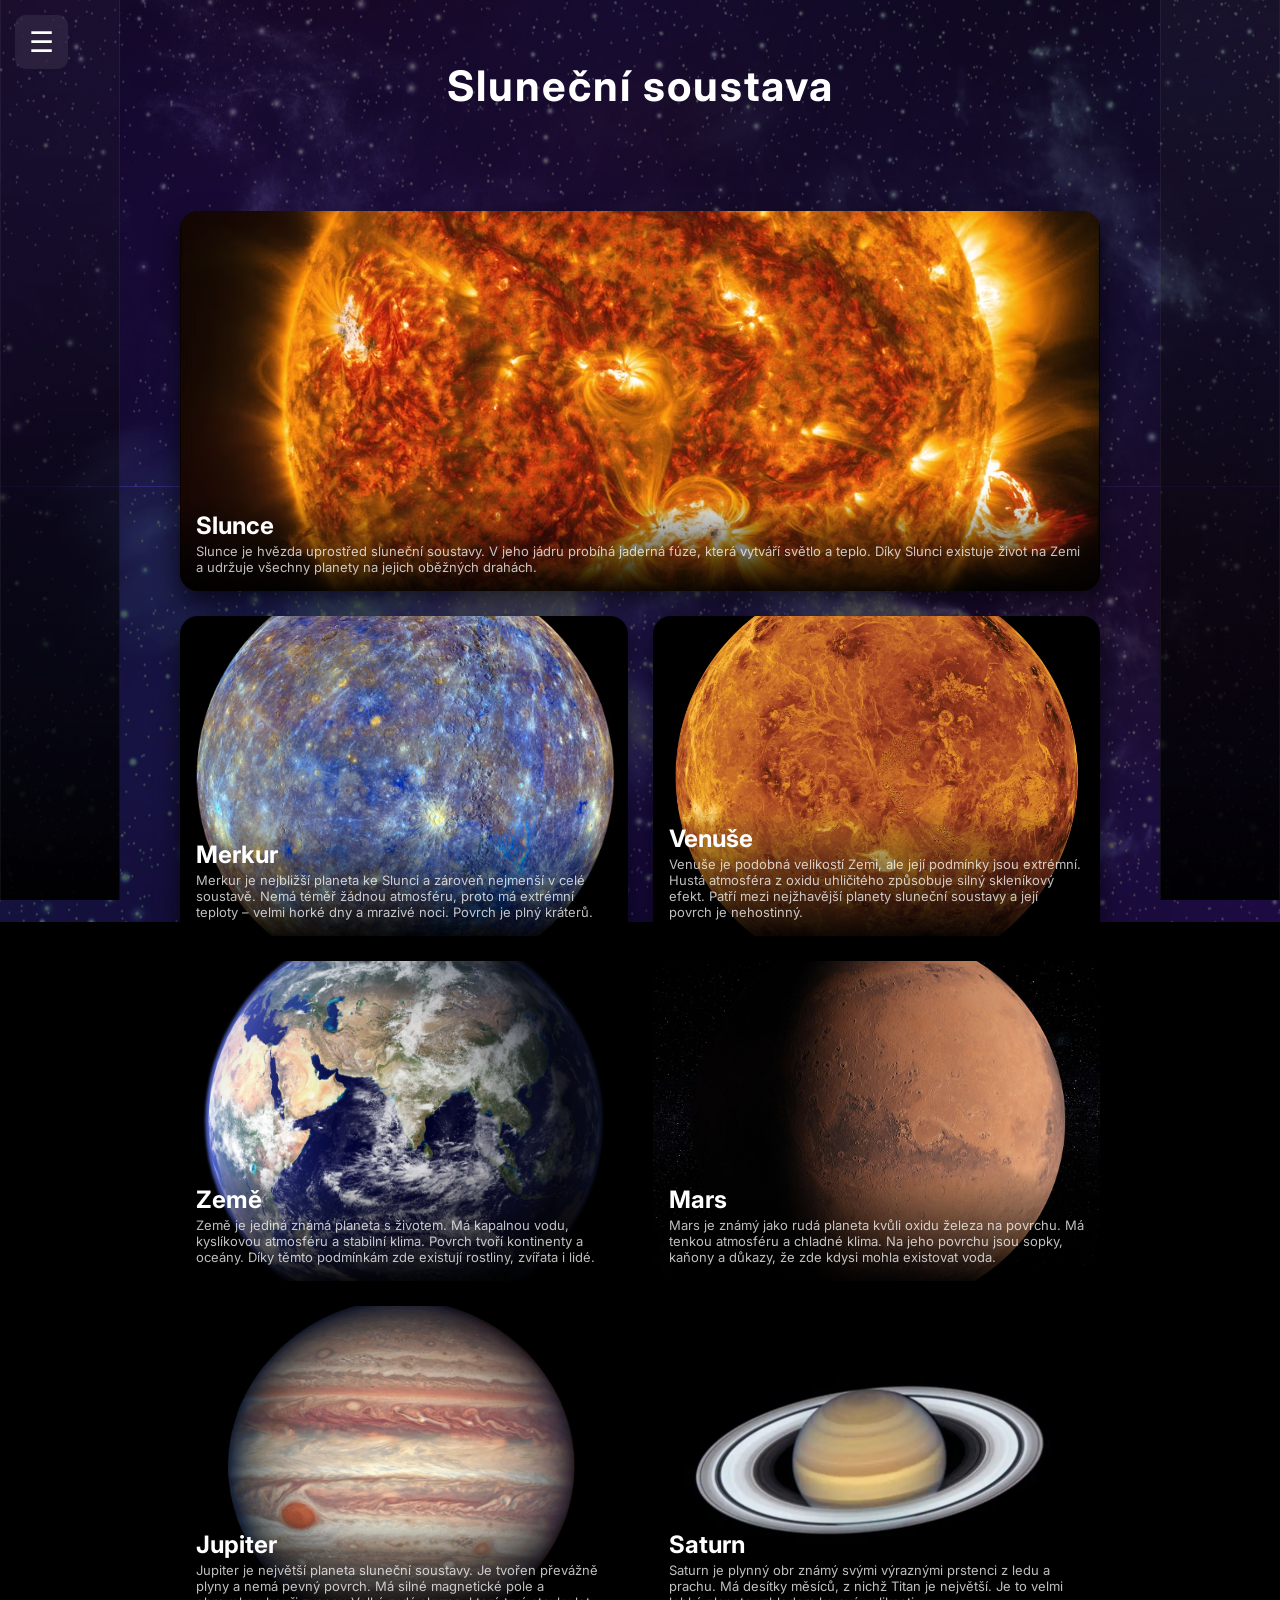
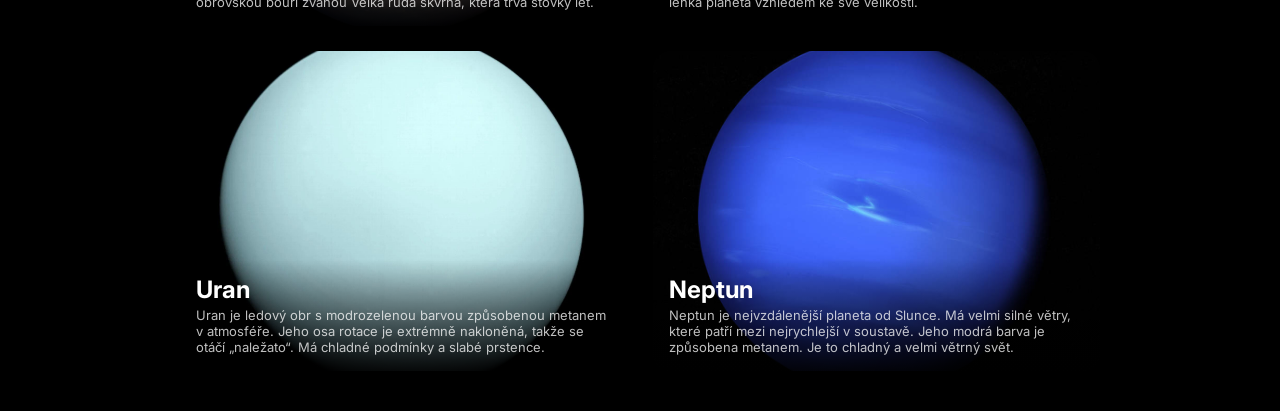
<file: index.html>
<!DOCTYPE html>
<html lang="cs">
<head>
<meta charset="UTF-8">
<meta name="viewport" content="width=device-width, initial-scale=1.0">
<title>Sluneční soustava</title>
<link rel="stylesheet" href="css/style.css">
</head>
<body>

<input type="checkbox" id="menu-toggle">
<label for="menu-toggle" class="burger">☰</label>

<nav class="menu">
    <a href="#planety">Planety</a>
    <a href="sun.html">Slunce</a>
    <a href="mercury.html">Merkur</a>
    <a href="venus.html">Venuše</a>
    <a href="earth.html">Země</a>
    <a href="mars.html">Mars</a>
    <a href="jupiter.html">Jupiter</a>
    <a href="saturn.html">Saturn</a>
    <a href="uranus.html">Uran</a>
    <a href="neptune.html">Neptun</a>
</nav>

<div class="bg"></div>

<div class="side-left"></div>
<div class="side-right"></div>

<header class="topbar">
    <h1>Sluneční soustava</h1>
</header>

<section class="grid" id="planety">

    <a href="sun.html" class="card sun" style="background-image:url('images/sun.png')">
        <div class="overlay">
            <h2>Slunce</h2>
            <p>Slunce je hvězda uprostřed sluneční soustavy. V jeho jádru probíhá jaderná fúze, která vytváří světlo a teplo. Díky Slunci existuje život na Zemi a udržuje všechny planety na jejich oběžných drahách.</p>
        </div>
    </a>

    <a href="mercury.html" class="card" style="background-image:url('images/mercury.png')">
        <div class="overlay">
            <h2>Merkur</h2>
            <p>Merkur je nejbližší planeta ke Slunci a zároveň nejmenší v celé soustavě. Nemá téměř žádnou atmosféru, proto má extrémní teploty – velmi horké dny a mrazivé noci. Povrch je plný kráterů.</p>
        </div>
    </a>

    <a href="venus.html" class="card" style="background-image:url('images/venus.png')">
        <div class="overlay">
            <h2>Venuše</h2>
            <p>Venuše je podobná velikostí Zemi, ale její podmínky jsou extrémní. Hustá atmosféra z oxidu uhličitého způsobuje silný skleníkový efekt. Patří mezi nejžhavější planety sluneční soustavy a její povrch je nehostinný.</p>
        </div>
    </a>

    <a href="earth.html" class="card" style="background-image:url('images/earth.png')">
        <div class="overlay">
            <h2>Země</h2>
            <p>Země je jediná známá planeta s životem. Má kapalnou vodu, kyslíkovou atmosféru a stabilní klima. Povrch tvoří kontinenty a oceány. Díky těmto podmínkám zde existují rostliny, zvířata i lidé.</p>
        </div>
    </a>

        <a href="mars.html" class="card" style="background-image:url('images/mars.png')">
        <div class="overlay">
            <h2>Mars</h2>
            <p>Mars je známý jako rudá planeta kvůli oxidu železa na povrchu. Má tenkou atmosféru a chladné klima. Na jeho povrchu jsou sopky, kaňony a důkazy, že zde kdysi mohla existovat voda.</p>
        </div>
    </a>

    <a href="jupiter.html" class="card" style="background-image:url('images/jupiter.png')">
        <div class="overlay">
            <h2>Jupiter</h2>
            <p>Jupiter je největší planeta sluneční soustavy. Je tvořen převážně plyny a nemá pevný povrch. Má silné magnetické pole a obrovskou bouři zvanou Velká rudá skvrna, která trvá stovky let.</p>
        </div>
    </a>

    <a href="saturn.html" class="card" style="background-image:url('images/saturn.png')">
        <div class="overlay">
            <h2>Saturn</h2>
            <p>Saturn je plynný obr známý svými výraznými prstenci z ledu a prachu. Má desítky měsíců, z nichž Titan je největší. Je to velmi lehká planeta vzhledem ke své velikosti.</p>
        </div>
    </a>

    <a href="uranus.html" class="card" style="background-image:url('images/uranus.png')">
        <div class="overlay">
            <h2>Uran</h2>
            <p>Uran je ledový obr s modrozelenou barvou způsobenou metanem v atmosféře. Jeho osa rotace je extrémně nakloněná, takže se otáčí „naležato“. Má chladné podmínky a slabé prstence.</p>
        </div>
    </a>

    <a href="neptune.html" class="card" style="background-image:url('images/neptune.png')">
        <div class="overlay">
            <h2>Neptun</h2>
            <p>Neptun je nejvzdálenější planeta od Slunce. Má velmi silné větry, které patří mezi nejrychlejší v soustavě. Jeho modrá barva je způsobena metanem. Je to chladný a velmi větrný svět.</p>
        </div>
    </a>

</section>

</body>
</html>
</file>
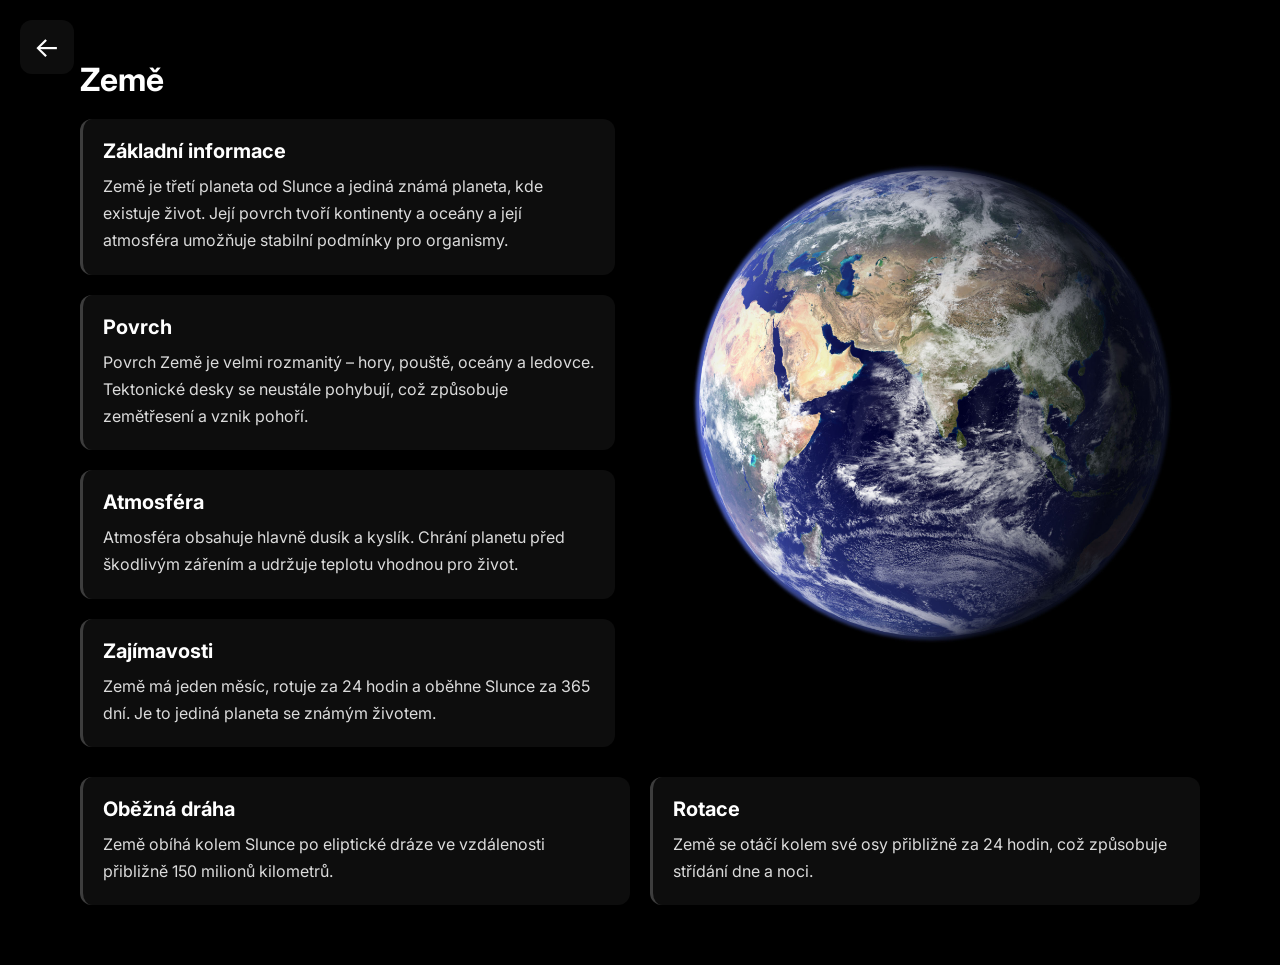
<file: earth.html>
<!DOCTYPE html>
<html lang="cs">
<head>
<meta charset="UTF-8">
<meta name="viewport" content="width=device-width, initial-scale=1.0">
<title>Planeta</title>
<link rel="stylesheet" href="css/style.css">
</head>
<body>

<a href="index.html" class="back">←</a>

<div class="planet-page">
<div class="planet-top">
    <!-- LEVÁ STRANA (INFO) -->
    <div class="planet-info">

        <h1>Země</h1>

        <div class="info-box">
            <h2>Základní informace</h2>
            <p>
            Země je třetí planeta od Slunce a jediná známá planeta, kde existuje život. Její povrch tvoří kontinenty a oceány a její atmosféra umožňuje stabilní podmínky pro organismy.
            </p>
        </div>

        <div class="info-box">
            <h2>Povrch</h2>
            <p>
            Povrch Země je velmi rozmanitý – hory, pouště, oceány a ledovce. Tektonické desky se neustále pohybují, což způsobuje zemětřesení a vznik pohoří.
            </p>
        </div>

        <div class="info-box">
            <h2>Atmosféra</h2>
            <p>
            Atmosféra obsahuje hlavně dusík a kyslík. Chrání planetu před škodlivým zářením a udržuje teplotu vhodnou pro život.
            </p>
        </div>

        <div class="info-box">
            <h2>Zajímavosti</h2>
            <p>
            Země má jeden měsíc, rotuje za 24 hodin a oběhne Slunce za 365 dní. Je to jediná planeta se známým životem.
            </p>
        </div>

    </div>

    <div class="planet-image">
        <img src="images/earth.png">
    </div>
</div>
<div class="extra-info">


    <div class="info-box">
        <h2>Oběžná dráha</h2>
        <p>
        Země obíhá kolem Slunce po eliptické dráze ve vzdálenosti přibližně 150 milionů kilometrů.
        </p>
    </div>

    <div class="info-box">
        <h2>Rotace</h2>
        <p>
        Země se otáčí kolem své osy přibližně za 24 hodin, což způsobuje střídání dne a noci.
        </p>
    </div>
</div>
</div>
</body>
</html>
</file>
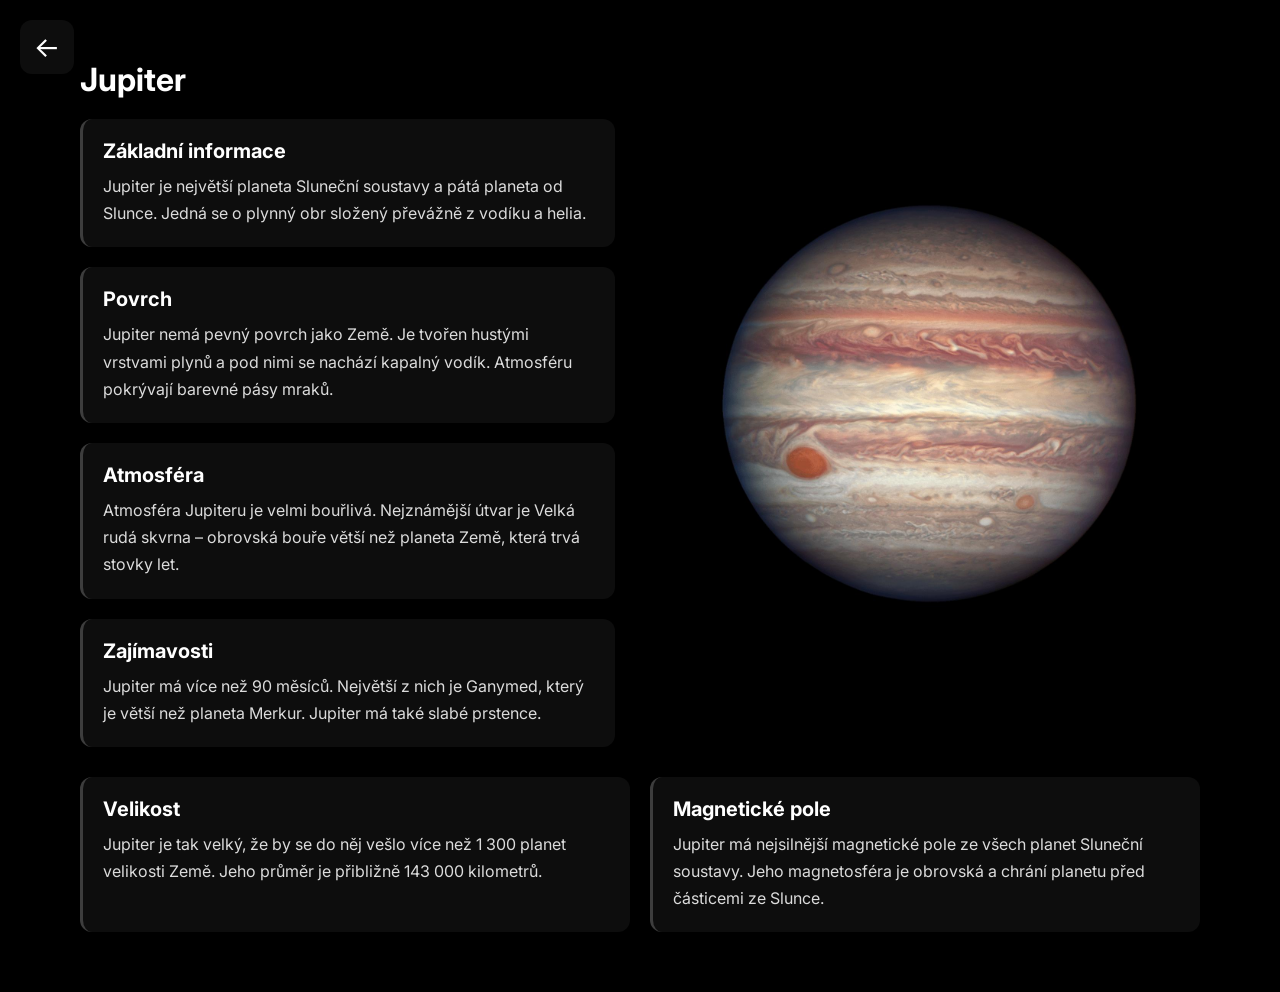
<file: jupiter.html>
<!DOCTYPE html>
<html lang="cs">
<head>
<meta charset="UTF-8">
<meta name="viewport" content="width=device-width, initial-scale=1.0">
<title>Jupiter</title>
<link rel="stylesheet" href="css/style.css">
</head>

<body>

<a href="index.html" class="back">←</a>

<div class="planet-page">
<div class="planet-top">
    <div class="planet-info">

        <h1>Jupiter</h1>

        <div class="info-box">
            <h2>Základní informace</h2>
            <p>
            Jupiter je největší planeta Sluneční soustavy a pátá planeta od Slunce. Jedná se o plynný obr složený převážně z vodíku a helia.
            </p>
        </div>

        <div class="info-box">
            <h2>Povrch</h2>
            <p>
            Jupiter nemá pevný povrch jako Země. Je tvořen hustými vrstvami plynů a pod nimi se nachází kapalný vodík. Atmosféru pokrývají barevné pásy mraků.
            </p>
        </div>

        <div class="info-box">
            <h2>Atmosféra</h2>
            <p>
            Atmosféra Jupiteru je velmi bouřlivá. Nejznámější útvar je Velká rudá skvrna – obrovská bouře větší než planeta Země, která trvá stovky let.
            </p>
        </div>

        <div class="info-box">
            <h2>Zajímavosti</h2>
            <p>
            Jupiter má více než 90 měsíců. Největší z nich je Ganymed, který je větší než planeta Merkur. Jupiter má také slabé prstence.
            </p>
        </div>

    </div>

    <div class="planet-image">
        <img src="images/jupiter.png">
    </div>

</div>

<div class="extra-info">

    <div class="info-box">
        <h2>Velikost</h2>
        <p>
        Jupiter je tak velký, že by se do něj vešlo více než 1 300 planet velikosti Země. Jeho průměr je přibližně 143 000 kilometrů.
        </p>
    </div>

    <div class="info-box">
        <h2>Magnetické pole</h2>
        <p>
        Jupiter má nejsilnější magnetické pole ze všech planet Sluneční soustavy. Jeho magnetosféra je obrovská a chrání planetu před částicemi ze Slunce.
        </p>
    </div>
</div>
</div>

</body>
</html>
</file>
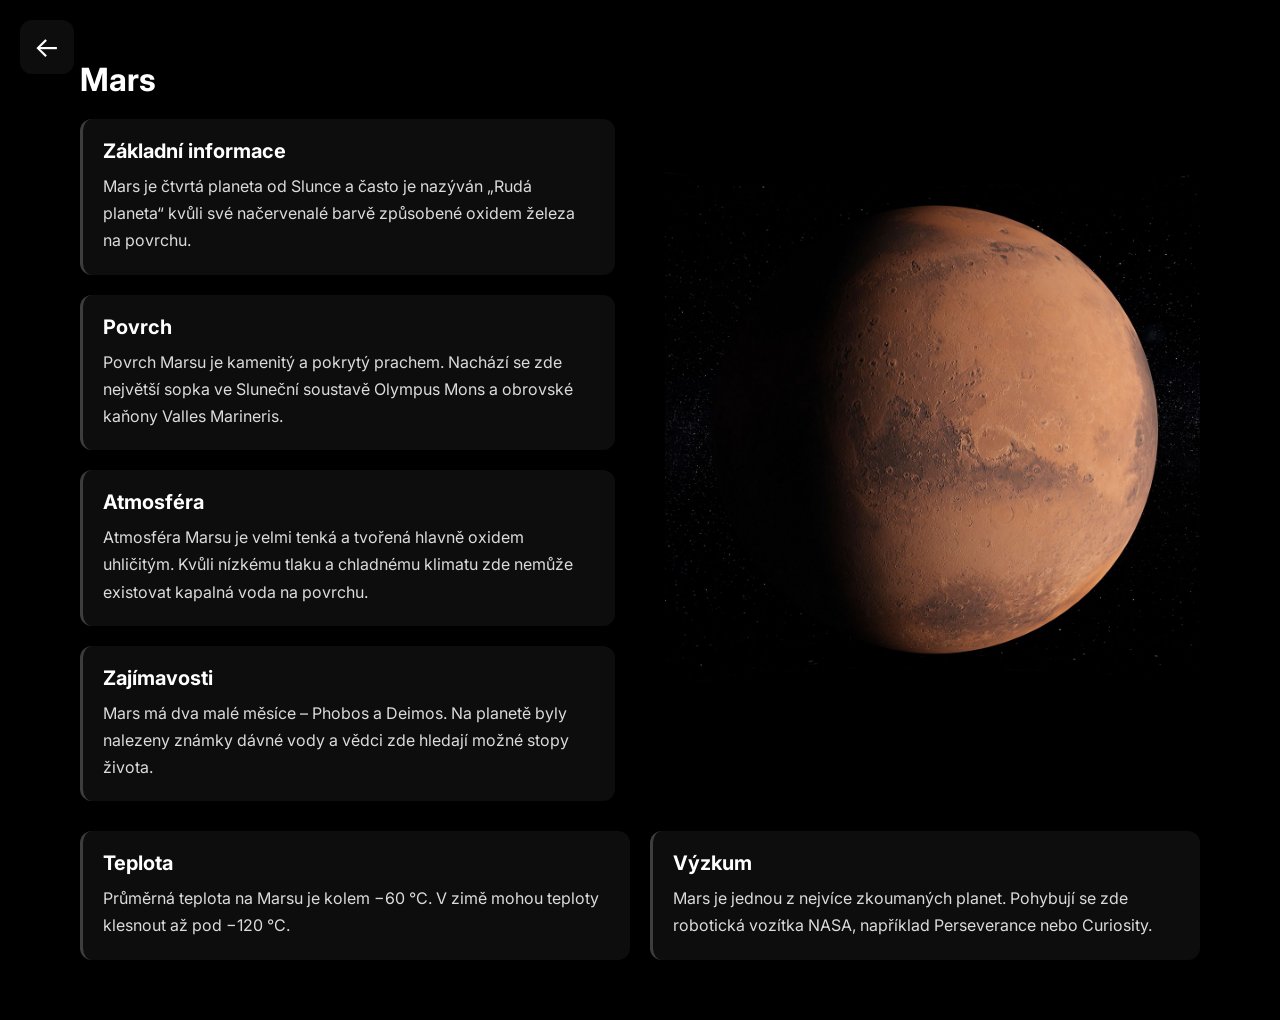
<file: mars.html>
<!DOCTYPE html>
<html lang="cs">
<head>
<meta charset="UTF-8">
<meta name="viewport" content="width=device-width, initial-scale=1.0">
<title>Mars</title>
<link rel="stylesheet" href="css/style.css">
</head>

<body>

<a href="index.html" class="back">←</a>

<div class="planet-page">
<div class="planet-top">
    <!-- LEFT SIDE -->
    <div class="planet-info">

        <h1>Mars</h1>

        <div class="info-box">
            <h2>Základní informace</h2>
            <p>
            Mars je čtvrtá planeta od Slunce a často je nazýván „Rudá planeta“ kvůli své načervenalé barvě způsobené oxidem železa na povrchu.
            </p>
        </div>

        <div class="info-box">
            <h2>Povrch</h2>
            <p>
            Povrch Marsu je kamenitý a pokrytý prachem. Nachází se zde největší sopka ve Sluneční soustavě Olympus Mons a obrovské kaňony Valles Marineris.
            </p>
        </div>

        <div class="info-box">
            <h2>Atmosféra</h2>
            <p>
            Atmosféra Marsu je velmi tenká a tvořená hlavně oxidem uhličitým. Kvůli nízkému tlaku a chladnému klimatu zde nemůže existovat kapalná voda na povrchu.
            </p>
        </div>

        <div class="info-box">
            <h2>Zajímavosti</h2>
            <p>
            Mars má dva malé měsíce – Phobos a Deimos. Na planetě byly nalezeny známky dávné vody a vědci zde hledají možné stopy života.
            </p>
        </div>

    </div>

    <div class="planet-image">
        <img src="images/mars.png">
    </div>

</div>

<div class="extra-info">

    <div class="info-box">
        <h2>Teplota</h2>
        <p>
        Průměrná teplota na Marsu je kolem −60 °C. V zimě mohou teploty klesnout až pod −120 °C.
        </p>
    </div>

    <div class="info-box">
        <h2>Výzkum</h2>
        <p>
        Mars je jednou z nejvíce zkoumaných planet. Pohybují se zde robotická vozítka NASA, například Perseverance nebo Curiosity.
        </p>
    </div>
</div>
</div>

</body>
</html>
</file>
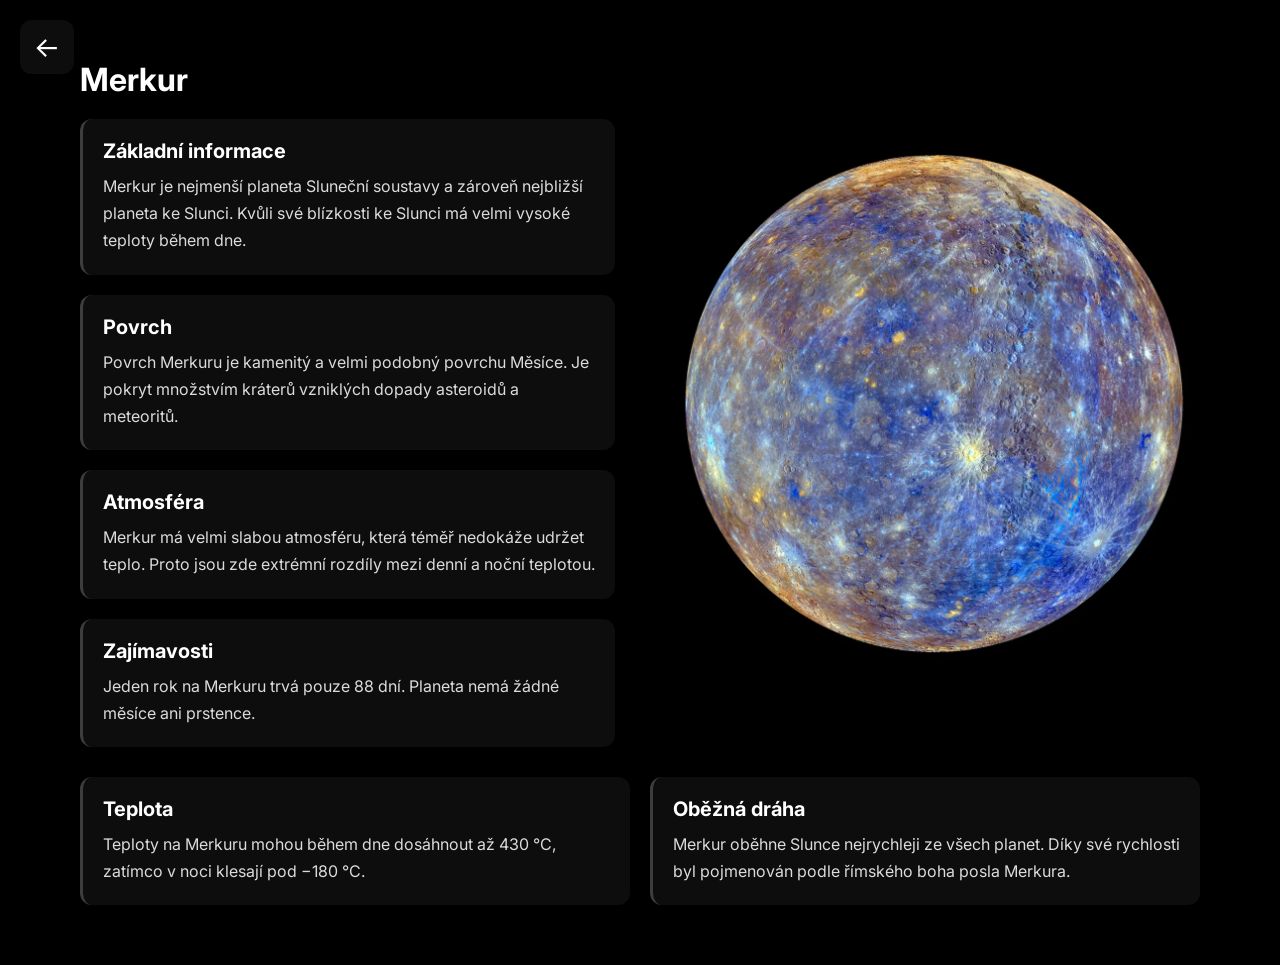
<file: mercury.html>
<!DOCTYPE html>
<html lang="cs">
<head>
<meta charset="UTF-8">
<meta name="viewport" content="width=device-width, initial-scale=1.0">
<title>Merkur</title>
<link rel="stylesheet" href="css/style.css">
</head>

<body>

<a href="index.html" class="back">←</a>

<div class="planet-page">

    <div class="planet-top">
    <!-- LEFT SIDE -->
    <div class="planet-info">

        <h1>Merkur</h1>

        <div class="info-box">
            <h2>Základní informace</h2>
            <p>
            Merkur je nejmenší planeta Sluneční soustavy a zároveň nejbližší planeta ke Slunci. Kvůli své blízkosti ke Slunci má velmi vysoké teploty během dne.
            </p>
        </div>

        <div class="info-box">
            <h2>Povrch</h2>
            <p>
            Povrch Merkuru je kamenitý a velmi podobný povrchu Měsíce. Je pokryt množstvím kráterů vzniklých dopady asteroidů a meteoritů.
            </p>
        </div>

        <div class="info-box">
            <h2>Atmosféra</h2>
            <p>
            Merkur má velmi slabou atmosféru, která téměř nedokáže udržet teplo. Proto jsou zde extrémní rozdíly mezi denní a noční teplotou.
            </p>
        </div>

        <div class="info-box">
            <h2>Zajímavosti</h2>
            <p>
            Jeden rok na Merkuru trvá pouze 88 dní. Planeta nemá žádné měsíce ani prstence.
            </p>
        </div>

    </div>

    <div class="planet-image">
        <img src="images/mercury.png">
    </div>

</div>

<div class="extra-info">

    <div class="info-box">
        <h2>Teplota</h2>
        <p>
        Teploty na Merkuru mohou během dne dosáhnout až 430 °C, zatímco v noci klesají pod −180 °C.
        </p>
    </div>

    <div class="info-box">
        <h2>Oběžná dráha</h2>
        <p>
        Merkur oběhne Slunce nejrychleji ze všech planet. Díky své rychlosti byl pojmenován podle římského boha posla Merkura.
        </p>
    </div>

</div>
</div>
</body>
</html>
</file>
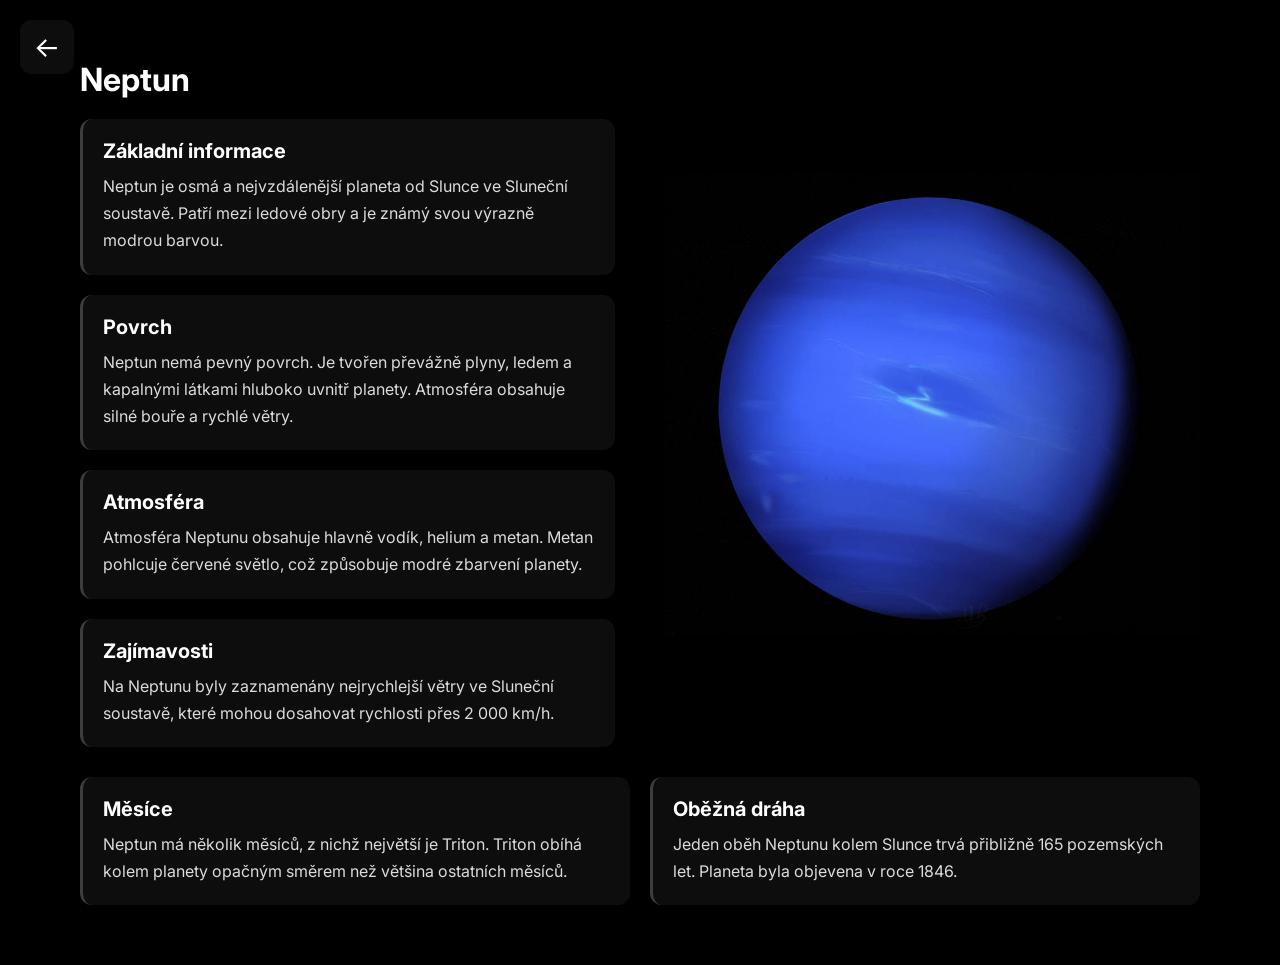
<file: neptune.html>
<!DOCTYPE html>
<html lang="cs">
<head>
<meta charset="UTF-8">
<meta name="viewport" content="width=device-width, initial-scale=1.0">
<title>Neptun</title>
<link rel="stylesheet" href="css/style.css">
</head>

<body>

<a href="index.html" class="back">←</a>

<div class="planet-page">
<div class="planet-top">
    <!-- LEFT SIDE -->
    <div class="planet-info">

        <h1>Neptun</h1>

        <div class="info-box">
            <h2>Základní informace</h2>
            <p>
            Neptun je osmá a nejvzdálenější planeta od Slunce ve Sluneční soustavě. Patří mezi ledové obry a je známý svou výrazně modrou barvou.
            </p>
        </div>

        <div class="info-box">
            <h2>Povrch</h2>
            <p>
            Neptun nemá pevný povrch. Je tvořen převážně plyny, ledem a kapalnými látkami hluboko uvnitř planety. Atmosféra obsahuje silné bouře a rychlé větry.
            </p>
        </div>

        <div class="info-box">
            <h2>Atmosféra</h2>
            <p>
            Atmosféra Neptunu obsahuje hlavně vodík, helium a metan. Metan pohlcuje červené světlo, což způsobuje modré zbarvení planety.
            </p>
        </div>

        <div class="info-box">
            <h2>Zajímavosti</h2>
            <p>
            Na Neptunu byly zaznamenány nejrychlejší větry ve Sluneční soustavě, které mohou dosahovat rychlosti přes 2 000 km/h.
            </p>
        </div>

    </div>

    <div class="planet-image">
        <img src="images/neptune.png">
    </div>

</div>

<div class="extra-info">

    <div class="info-box">
        <h2>Měsíce</h2>
        <p>
        Neptun má několik měsíců, z nichž největší je Triton. Triton obíhá kolem planety opačným směrem než většina ostatních měsíců.
        </p>
    </div>

    <div class="info-box">
        <h2>Oběžná dráha</h2>
        <p>
        Jeden oběh Neptunu kolem Slunce trvá přibližně 165 pozemských let. Planeta byla objevena v roce 1846.
        </p>
    </div>
</div>
</div>

</body>
</html>
</file>
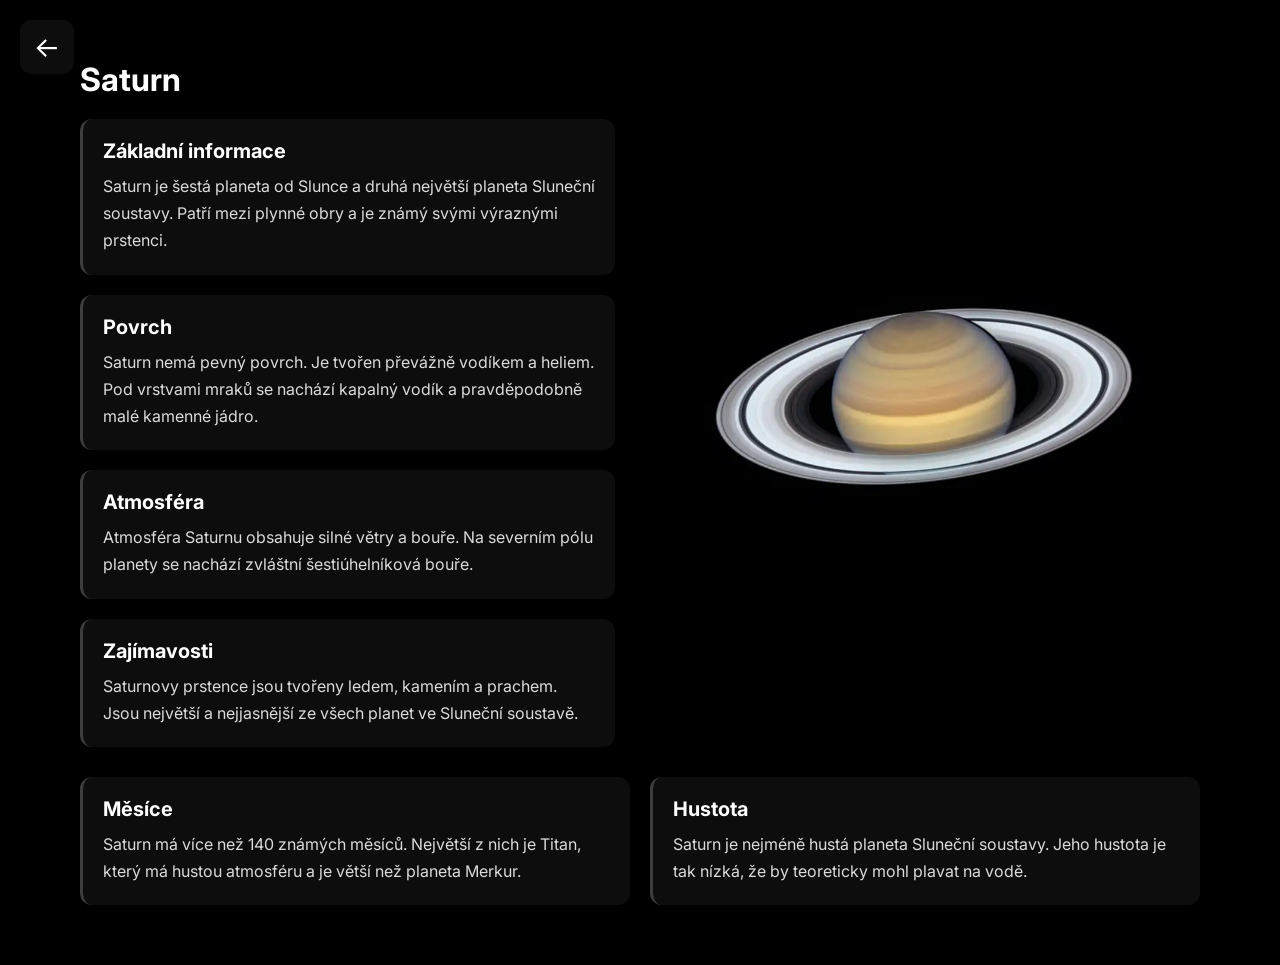
<file: saturn.html>
<!DOCTYPE html>
<html lang="cs">
<head>
<meta charset="UTF-8">
<meta name="viewport" content="width=device-width, initial-scale=1.0">
<title>Saturn</title>
<link rel="stylesheet" href="css/style.css">
</head>

<body>

<a href="index.html" class="back">←</a>

<div class="planet-page">
<div class="planet-top">
    <div class="planet-info">

        <h1>Saturn</h1>

        <div class="info-box">
            <h2>Základní informace</h2>
            <p>
            Saturn je šestá planeta od Slunce a druhá největší planeta Sluneční soustavy. Patří mezi plynné obry a je známý svými výraznými prstenci.
            </p>
        </div>

        <div class="info-box">
            <h2>Povrch</h2>
            <p>
            Saturn nemá pevný povrch. Je tvořen převážně vodíkem a heliem. Pod vrstvami mraků se nachází kapalný vodík a pravděpodobně malé kamenné jádro.
            </p>
        </div>

        <div class="info-box">
            <h2>Atmosféra</h2>
            <p>
            Atmosféra Saturnu obsahuje silné větry a bouře. Na severním pólu planety se nachází zvláštní šestiúhelníková bouře.
            </p>
        </div>

        <div class="info-box">
            <h2>Zajímavosti</h2>
            <p>
            Saturnovy prstence jsou tvořeny ledem, kamením a prachem. Jsou největší a nejjasnější ze všech planet ve Sluneční soustavě.
            </p>
        </div>

    </div>

    <div class="planet-image">
        <img src="images/saturn.png">
    </div>

</div>

<div class="extra-info">

    <div class="info-box">
        <h2>Měsíce</h2>
        <p>
        Saturn má více než 140 známých měsíců. Největší z nich je Titan, který má hustou atmosféru a je větší než planeta Merkur.
        </p>
    </div>

    <div class="info-box">
        <h2>Hustota</h2>
        <p>
        Saturn je nejméně hustá planeta Sluneční soustavy. Jeho hustota je tak nízká, že by teoreticky mohl plavat na vodě.
        </p>
    </div>
</div>
</div>

</body>
</html>
</file>
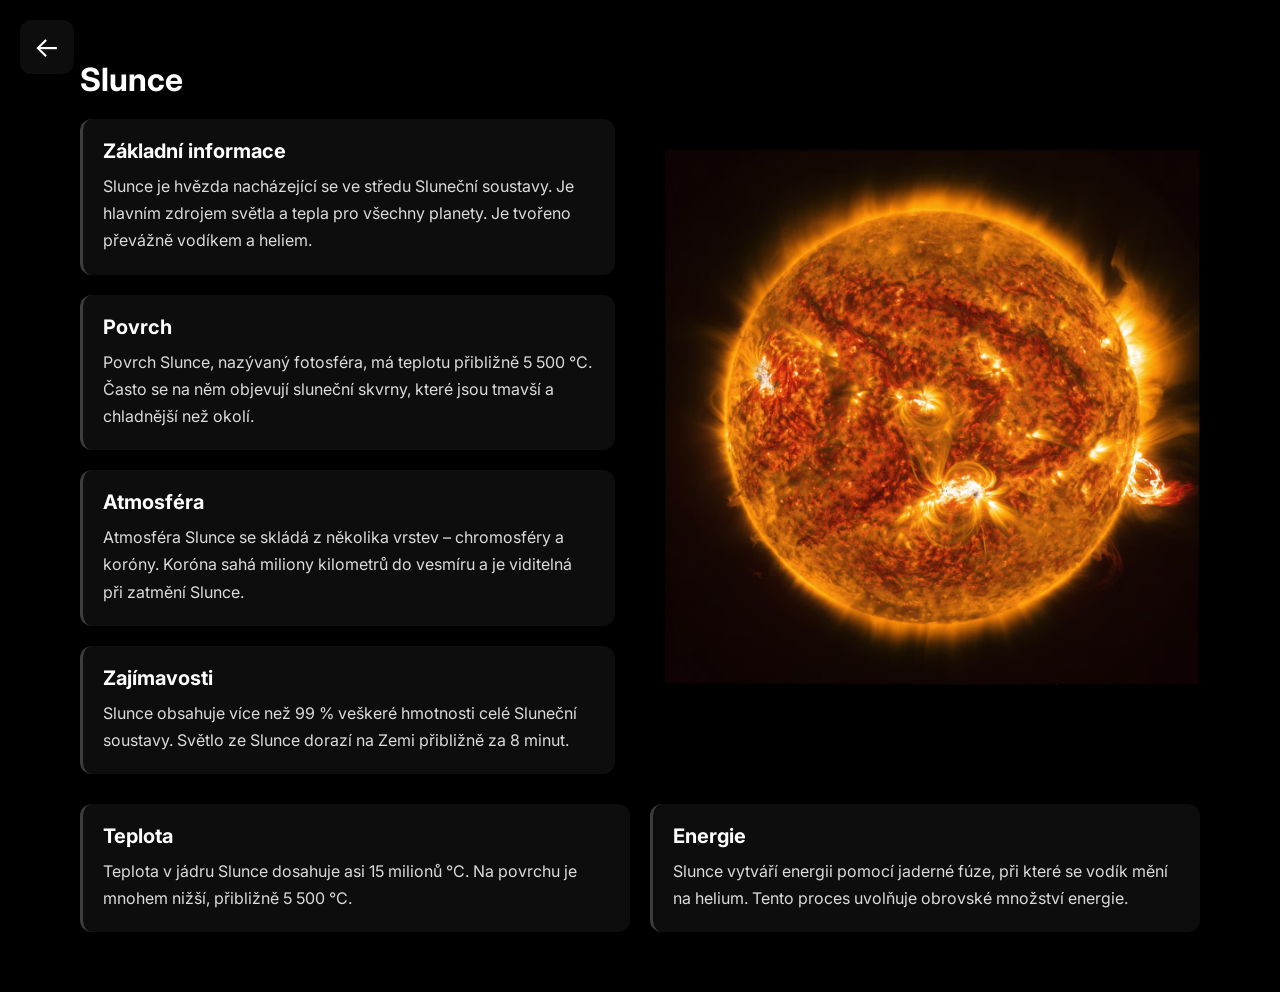
<file: sun.html>
<!DOCTYPE html>
<html lang="cs">
<head>
<meta charset="UTF-8">
<meta name="viewport" content="width=device-width, initial-scale=1.0">
<title>Slunce</title>
<link rel="stylesheet" href="css/style.css">
</head>

<body>

<a href="index.html" class="back">←</a>

<div class="planet-page">
<div class="planet-top">
    <div class="planet-info">

        <h1>Slunce</h1>

        <div class="info-box">
            <h2>Základní informace</h2>
            <p>
            Slunce je hvězda nacházející se ve středu Sluneční soustavy. Je hlavním zdrojem světla a tepla pro všechny planety. Je tvořeno převážně vodíkem a heliem.
            </p>
        </div>

        <div class="info-box">
            <h2>Povrch</h2>
            <p>
            Povrch Slunce, nazývaný fotosféra, má teplotu přibližně 5 500 °C. Často se na něm objevují sluneční skvrny, které jsou tmavší a chladnější než okolí.
            </p>
        </div>

        <div class="info-box">
            <h2>Atmosféra</h2>
            <p>
            Atmosféra Slunce se skládá z několika vrstev – chromosféry a koróny. Koróna sahá miliony kilometrů do vesmíru a je viditelná při zatmění Slunce.
            </p>
        </div>

        <div class="info-box">
            <h2>Zajímavosti</h2>
            <p>
            Slunce obsahuje více než 99 % veškeré hmotnosti celé Sluneční soustavy. Světlo ze Slunce dorazí na Zemi přibližně za 8 minut.
            </p>
        </div>

    </div>

    <div class="planet-image">
        <img src="images/sun.png">
    </div>

</div>

<div class="extra-info">

    <div class="info-box">
        <h2>Teplota</h2>
        <p>
        Teplota v jádru Slunce dosahuje asi 15 milionů °C. Na povrchu je mnohem nižší, přibližně 5 500 °C.
        </p>
    </div>

    <div class="info-box">
        <h2>Energie</h2>
        <p>
        Slunce vytváří energii pomocí jaderné fúze, při které se vodík mění na helium. Tento proces uvolňuje obrovské množství energie.
        </p>
    </div>
</div>
</div>

</body>
</html>
</file>
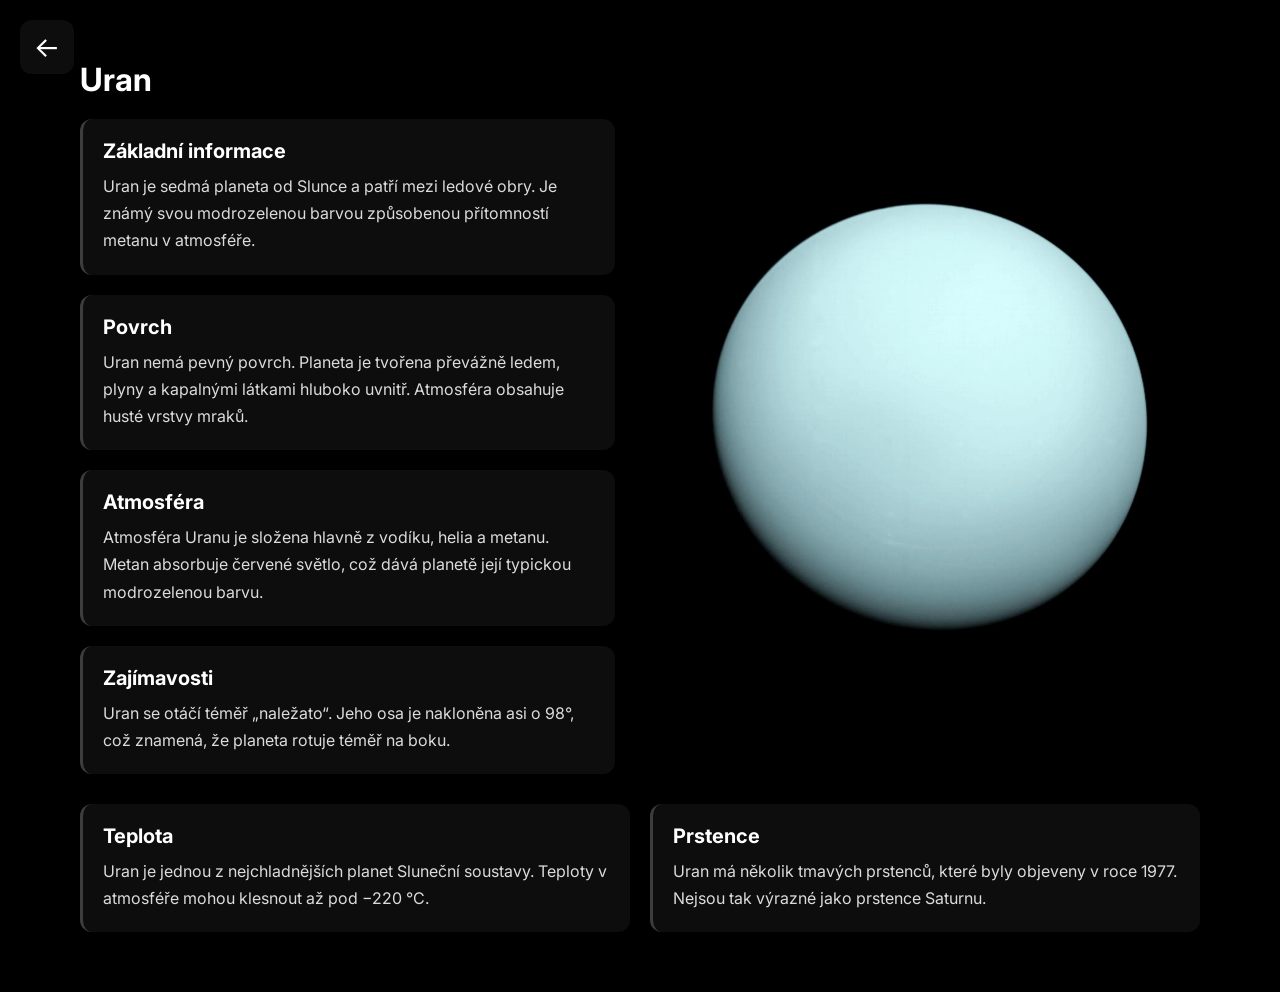
<file: uranus.html>
<!DOCTYPE html>
<html lang="cs">
<head>
<meta charset="UTF-8">
<meta name="viewport" content="width=device-width, initial-scale=1.0">
<title>Uran</title>
<link rel="stylesheet" href="css/style.css">
</head>

<body>

<a href="index.html" class="back">←</a>

<div class="planet-page">
<div class="planet-top">
    <div class="planet-info">

        <h1>Uran</h1>

        <div class="info-box">
            <h2>Základní informace</h2>
            <p>
            Uran je sedmá planeta od Slunce a patří mezi ledové obry. Je známý svou modrozelenou barvou způsobenou přítomností metanu v atmosféře.
            </p>
        </div>

        <div class="info-box">
            <h2>Povrch</h2>
            <p>
            Uran nemá pevný povrch. Planeta je tvořena převážně ledem, plyny a kapalnými látkami hluboko uvnitř. Atmosféra obsahuje husté vrstvy mraků.
            </p>
        </div>

        <div class="info-box">
            <h2>Atmosféra</h2>
            <p>
            Atmosféra Uranu je složena hlavně z vodíku, helia a metanu. Metan absorbuje červené světlo, což dává planetě její typickou modrozelenou barvu.
            </p>
        </div>

        <div class="info-box">
            <h2>Zajímavosti</h2>
            <p>
            Uran se otáčí téměř „naležato“. Jeho osa je nakloněna asi o 98°, což znamená, že planeta rotuje téměř na boku.
            </p>
        </div>

    </div>

    <div class="planet-image">
        <img src="images/uranus.png">
    </div>

</div>

<div class="extra-info">

    <div class="info-box">
        <h2>Teplota</h2>
        <p>
        Uran je jednou z nejchladnějších planet Sluneční soustavy. Teploty v atmosféře mohou klesnout až pod −220 °C.
        </p>
    </div>

    <div class="info-box">
        <h2>Prstence</h2>
        <p>
        Uran má několik tmavých prstenců, které byly objeveny v roce 1977. Nejsou tak výrazné jako prstence Saturnu.
        </p>
    </div>

</div>
</div>
</body>
</html>
</file>
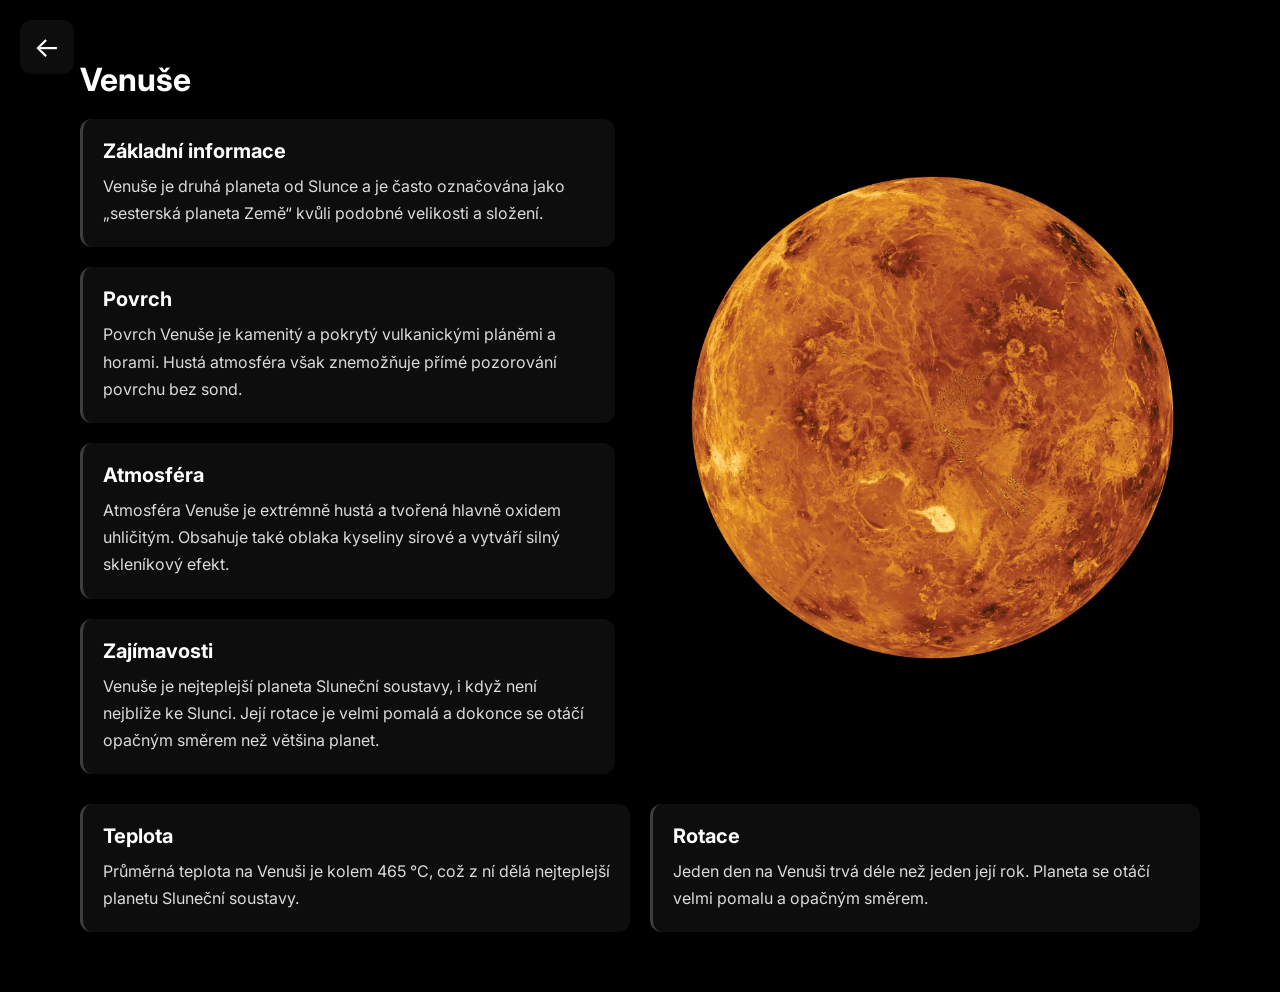
<file: venus.html>
<!DOCTYPE html>
<html lang="cs">
<head>
<meta charset="UTF-8">
<meta name="viewport" content="width=device-width, initial-scale=1.0">
<title>Venuše</title>
<link rel="stylesheet" href="css/style.css">
</head>

<body>

<a href="index.html" class="back">←</a>

<div class="planet-page">
<div class="planet-top">
    <div class="planet-info">

        <h1>Venuše</h1>

        <div class="info-box">
            <h2>Základní informace</h2>
            <p>
            Venuše je druhá planeta od Slunce a je často označována jako „sesterská planeta Země“ kvůli podobné velikosti a složení.
            </p>
        </div>

        <div class="info-box">
            <h2>Povrch</h2>
            <p>
            Povrch Venuše je kamenitý a pokrytý vulkanickými pláněmi a horami. Hustá atmosféra však znemožňuje přímé pozorování povrchu bez sond.
            </p>
        </div>

        <div class="info-box">
            <h2>Atmosféra</h2>
            <p>
            Atmosféra Venuše je extrémně hustá a tvořená hlavně oxidem uhličitým. Obsahuje také oblaka kyseliny sírové a vytváří silný skleníkový efekt.
            </p>
        </div>

        <div class="info-box">
            <h2>Zajímavosti</h2>
            <p>
            Venuše je nejteplejší planeta Sluneční soustavy, i když není nejblíže ke Slunci. Její rotace je velmi pomalá a dokonce se otáčí opačným směrem než většina planet.
            </p>
        </div>

    </div>

    <div class="planet-image">
        <img src="images/venus.png">
    </div>

</div>

<div class="extra-info">

    <div class="info-box">
        <h2>Teplota</h2>
        <p>
        Průměrná teplota na Venuši je kolem 465 °C, což z ní dělá nejteplejší planetu Sluneční soustavy.
        </p>
    </div>

    <div class="info-box">
        <h2>Rotace</h2>
        <p>
        Jeden den na Venuši trvá déle než jeden její rok. Planeta se otáčí velmi pomalu a opačným směrem.
        </p>
    </div>
</div>
</div>

</body>
</html>
</file>
<file: css/style.css>
@import url('https://fonts.googleapis.com/css2?family=Inter:wght@300;400;600;700&display=swap');

*{
margin:0;
padding:0;
box-sizing:border-box;
font-family:'Inter', sans-serif;
}

body{
background: black;
color:#eaeaea;
overflow-x:hidden;
}

.bg{
position:fixed;
top:0;
left:0;
width:100%;
height:100%;
background:url('../images/vesmir.jpg') center/cover no-repeat;
opacity:0.35;
z-index:-2;
transform:scale(1.05);
}

.side-left,
.side-right{
position:fixed;
top:0;
width:120px;
height:100vh;
z-index:-1;
background:linear-gradient(to bottom, rgba(255,255,255,0.03), rgba(0,0,0,0.95));
border-left:1px solid rgba(255,255,255,0.05);
border-right:1px solid rgba(255,255,255,0.05);
}

.side-left{left:0;}
.side-right{right:0;}

#menu-toggle{
display:none;
}

.burger{
position:fixed;
top:15px;
left:15px;
z-index:1000;
font-size:28px;
cursor:pointer;
background:rgba(255,255,255,0.08);
padding:10px 14px;
border-radius:10px;
backdrop-filter:blur(8px);
transition:0.2s;
}

.burger:hover{
background:rgba(255,255,255,0.15);
}

.menu{
position:fixed;
top:70px;
left:15px;
background:rgba(0,0,0,0.92);
padding:12px;
border-radius:12px;

display:none;
flex-direction:column;
gap:6px;

min-width:180px;
z-index:999;
border:1px solid rgba(255,255,255,0.08);
}

.menu a{
color:#eaeaea;
text-decoration:none;
padding:8px 10px;
border-radius:8px;
font-size:14px;
transition:0.2s;
}

.menu a:hover{
background:rgba(255,255,255,0.1);
}

#menu-toggle:checked + .burger + .menu{
display:flex;
}

.topbar{
text-align:center;
padding:60px 20px;
}

.topbar h1{
font-size:42px;
font-weight:700;
letter-spacing:2px;
}

.topbar p{
opacity:0.7;
}

.grid{
display:grid;
grid-template-columns:repeat(2,1fr);
gap:25px;
padding:40px 180px;
}

.card{
height:320px;
border-radius:18px;
background-size:cover;
background-position:center;
position:relative;
text-decoration:none;
color:white;
overflow:hidden;
box-shadow:0 10px 25px rgba(0,0,0,0.6);
transition:0.25s;
}

.card:hover{
transform:translateY(-5px);
box-shadow:0 0 35px rgba(255,255,255,0.12);
}

.sun{
grid-column:1 / -1;
height:380px;
}

.overlay{
position:absolute;
bottom:0;
width:100%;
padding:16px;
background:linear-gradient(to top, rgba(0,0,0,0.92), transparent);
}

.overlay h2{
font-size:24px;
font-weight:700;
}

.overlay p{
font-size:13px;
opacity:0.75;
margin-top:3px;
}

@media(max-width:900px){

.grid{
grid-template-columns:1fr;
padding:20px;
}

.side-left,
.side-right{
display:none;
}

.sun{
grid-column:auto;
height:320px;
}

.menu{
left:10px;
right:10px;
width:auto;
}
}


body{
    margin:0;
    font-family:Arial, sans-serif;
    background:#000000;
    color:white;
}

.planet-page{
    display:grid;
    grid-template-columns: 1fr;
    padding:60px 80px;
    gap:30px;
}
.planet-top{
    display:grid;
    grid-template-columns: 1fr 1fr;
    gap:50px;
    align-items:center;
}

/* LEFT SIDE */
.planet-info{
    display:flex;
    flex-direction:column;
    gap:20px;
}
/* RIGHT SIDE */
.planet-image{
    display:flex;
    justify-content:center;
}

.planet-image img{
    width:100%;
    max-width:650px;
    height:auto;
}

.info-box{
    background:rgba(255,255,255,0.05);
    border-left:3px solid rgba(255,255,255,0.2);
    padding:20px;
    border-radius:12px;
    backdrop-filter:blur(10px);
}

.info-box h2{
    margin:0 0 10px 0;
    font-size:20px;
}

.info-box p{
    margin:0;
    line-height:1.7;
    opacity:0.85;
}

.extra-info{
    display:grid;
    grid-template-columns:1fr 1fr;
    gap:20px;
}

.extra-info .info-box{
    flex:1;
}

.back{
    position:fixed;
    top:20px;
    left:20px;
    font-size:28px;
    text-decoration:none;
    color:white;
    background:rgba(255,255,255,0.05);
    padding:10px 14px;
    border-radius:12px;
    backdrop-filter:blur(10px);
    transition:0.3s;
    z-index:999;
}

.back:hover{
    transform:scale(1.1);
}

@media(max-width:900px){
    .planet-top{
        grid-template-columns:1fr;
    }

    .extra-info{
        grid-template-columns:1fr;
    }

    .planet-page{
        padding:30px;
    }
}
</file>
